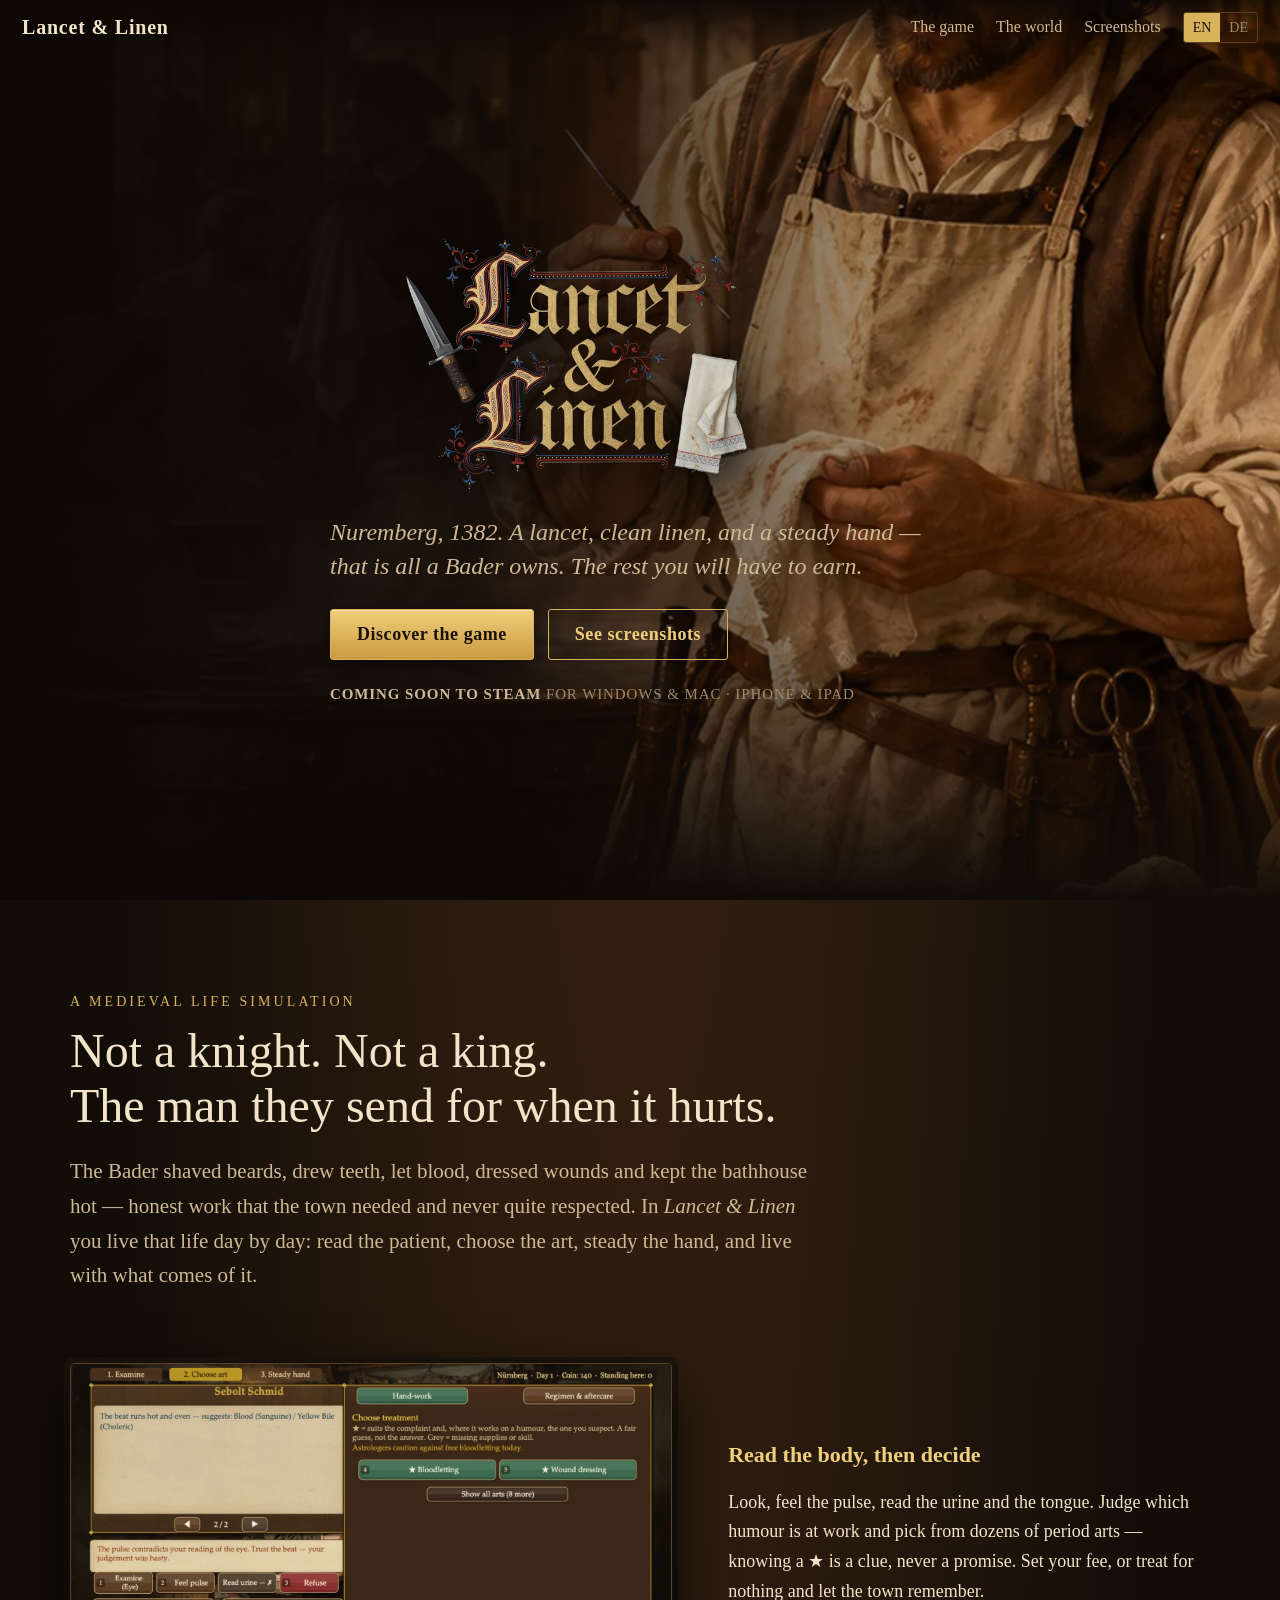
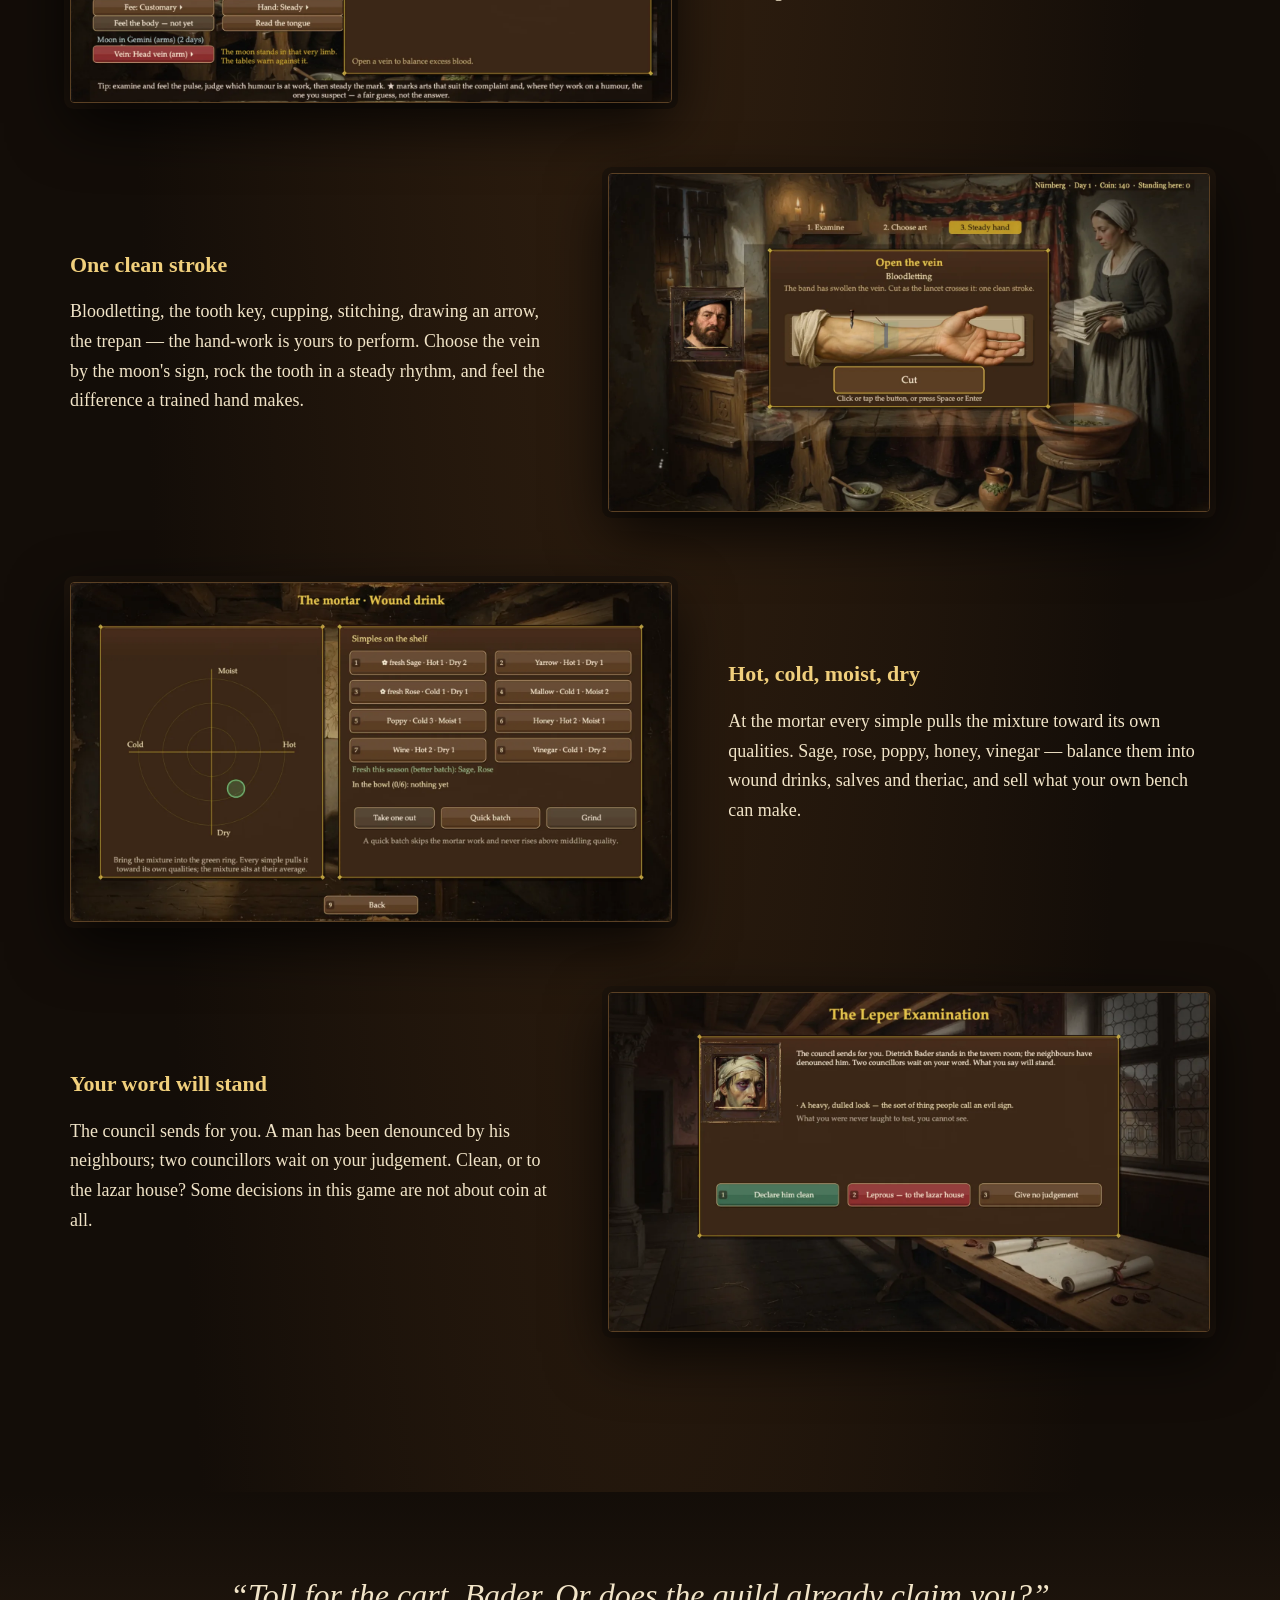
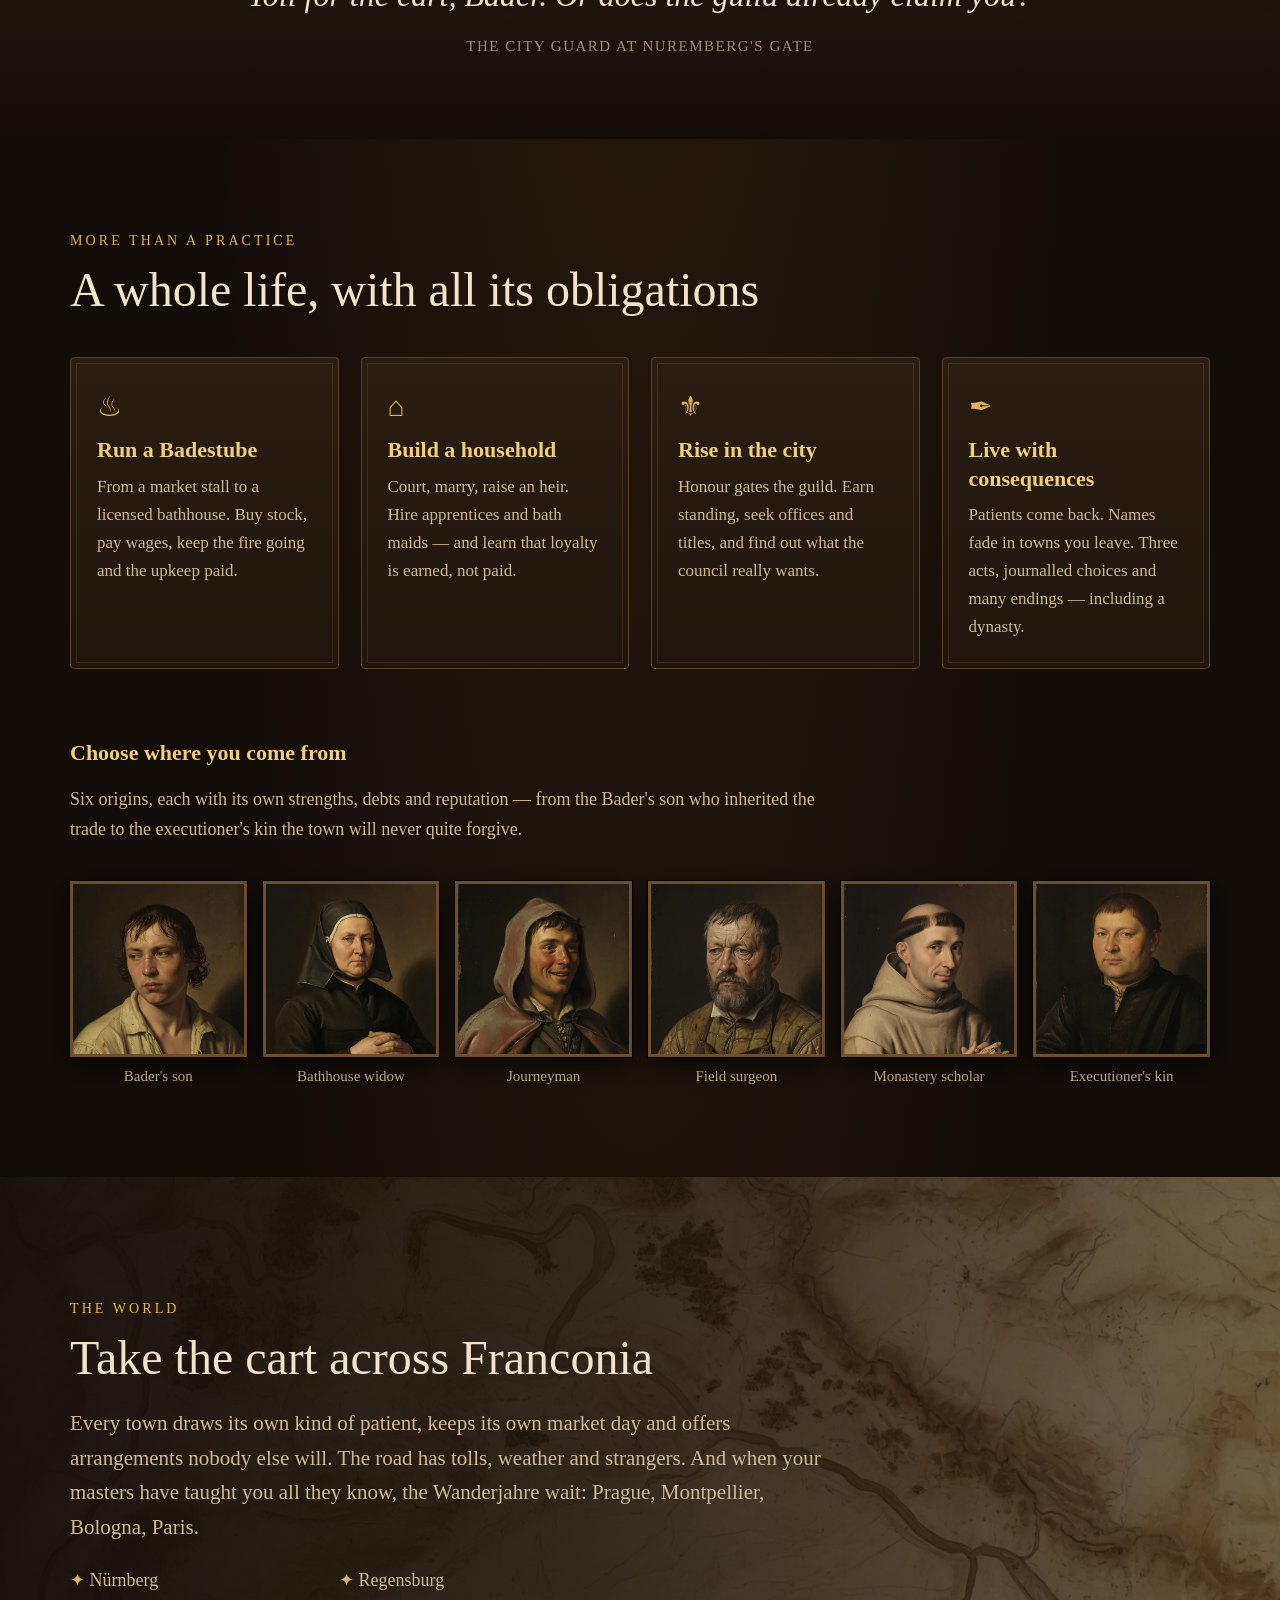
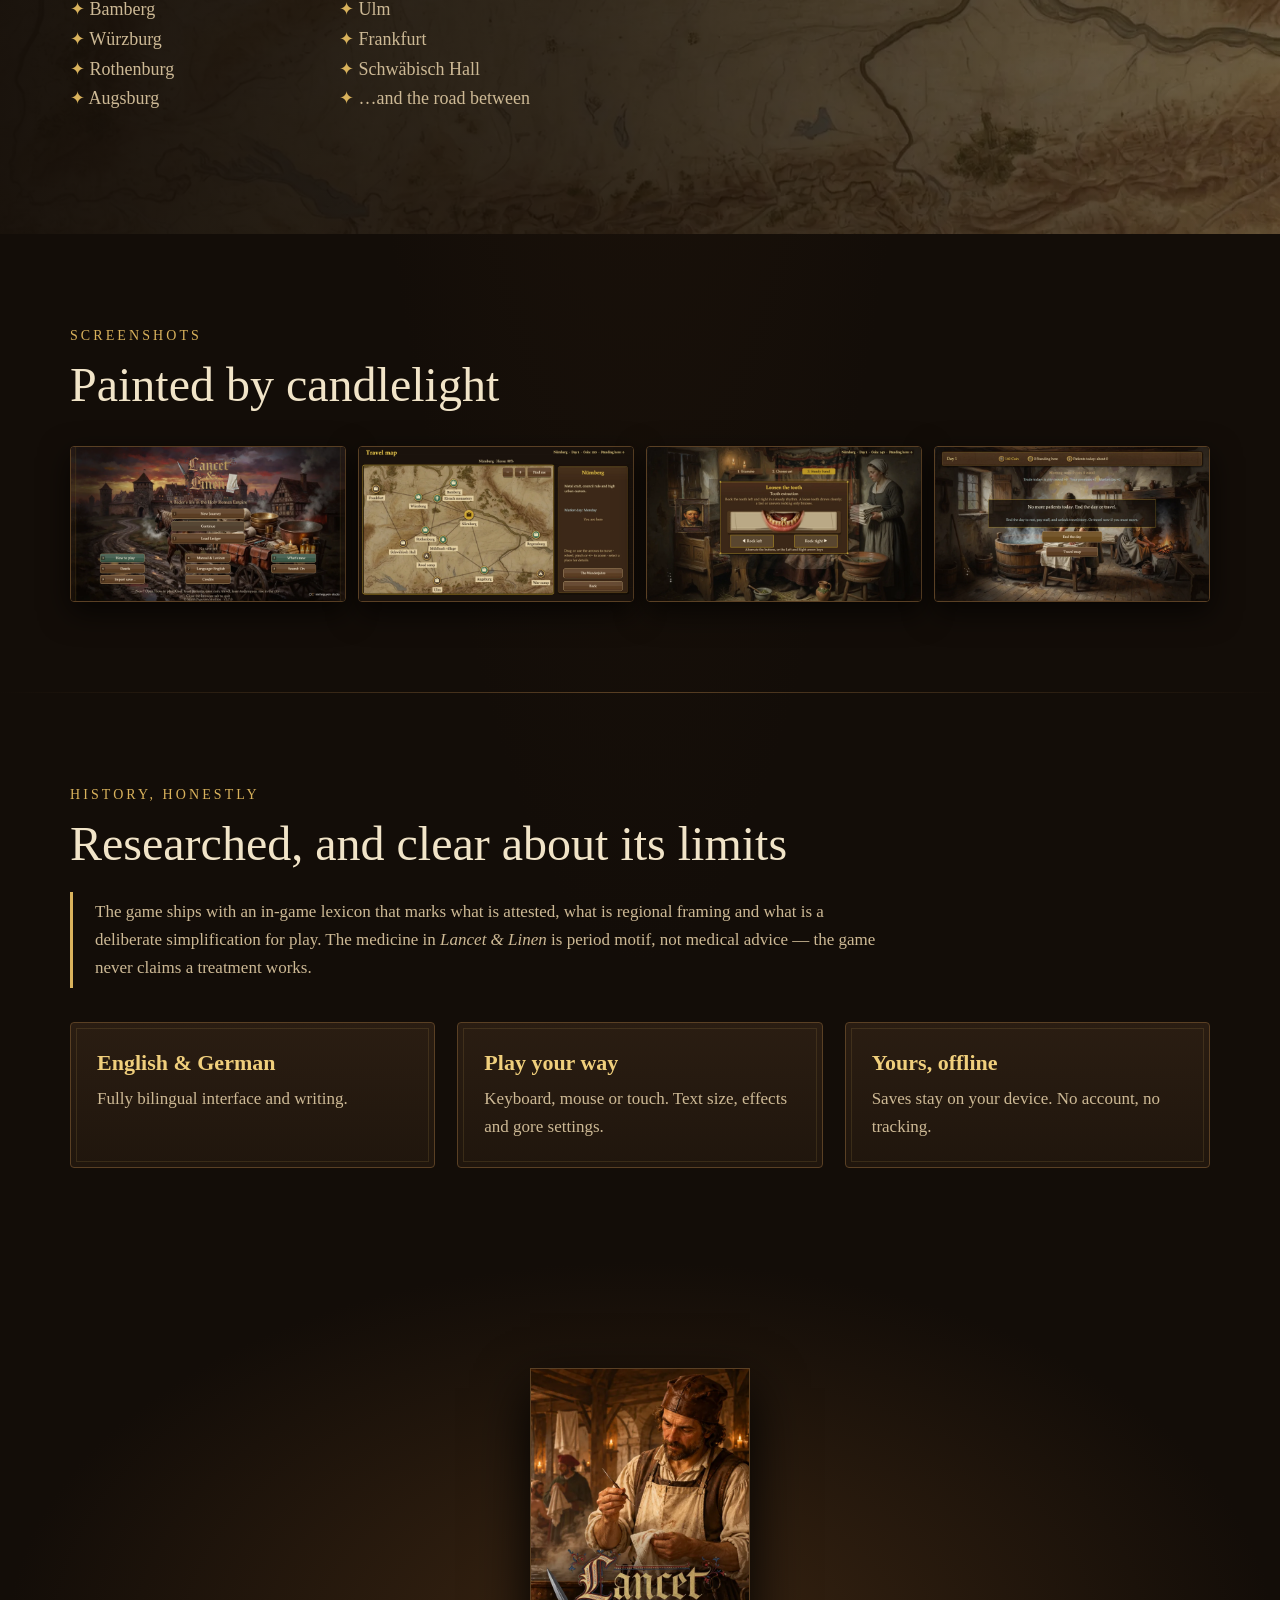
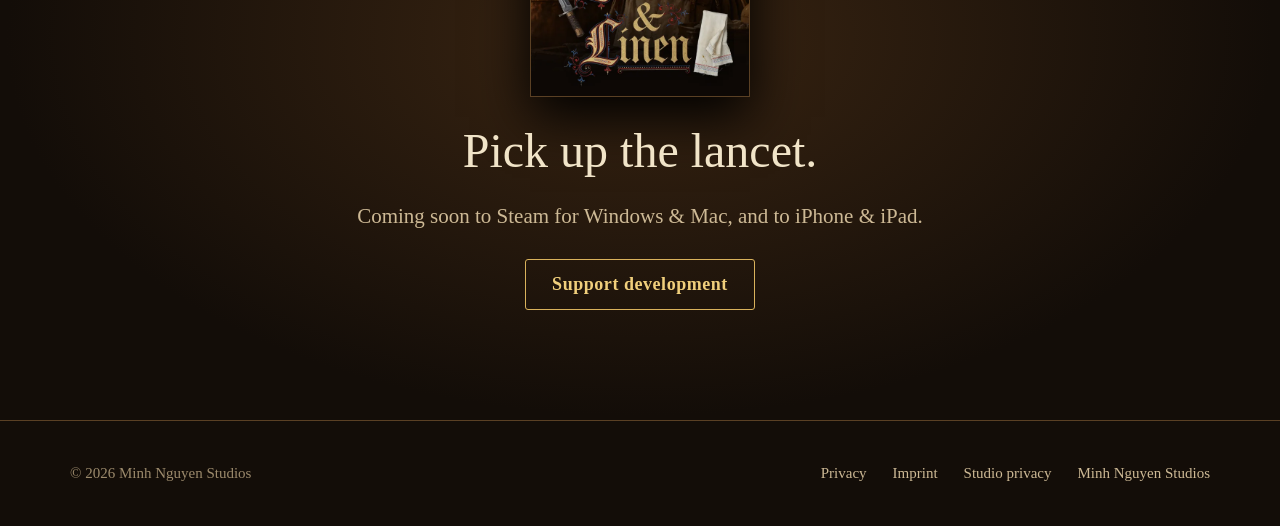
<file: index.html>
<!doctype html>
<html lang="en">
<head>
<meta charset="utf-8">
<meta name="viewport" content="width=device-width,initial-scale=1">
<title>Lancet &amp; Linen — A Bader's life in the Holy Roman Empire</title>
<meta name="description" content="Lancet & Linen is a medieval life and business simulation. Treat patients as a barber-surgeon in 1382, run a bathhouse, travel Franconia, build a household and rise in the city.">
<meta name="theme-color" content="#130d08">
<link rel="canonical" href="https://minh.systems/lancetlinengame/">
<link rel="alternate" hreflang="en" href="https://minh.systems/lancetlinengame/">
<link rel="alternate" hreflang="de" href="https://minh.systems/lancetlinengame/?lang=de">
<meta property="og:type" content="website">
<meta property="og:title" content="Lancet & Linen">
<meta property="og:description" content="A Bader's life in the Holy Roman Empire, 1382. Lancet, linen and a steady hand.">
<meta property="og:image" content="https://minh.systems/lancetlinengame/img/og.jpg">
<meta name="twitter:card" content="summary_large_image">
<link rel="icon" href="favicon.png">
<link rel="apple-touch-icon" href="apple-touch-icon.png">
<link rel="stylesheet" href="style.css">
<script type="application/ld+json">{"@context":"https://schema.org","@type":"VideoGame","name":"Lancet & Linen","alternateName":"Lanzett & Leinen","genre":["Simulation","Strategy"],"gamePlatform":["Windows","macOS","iOS"],"inLanguage":["en","de"],"url":"https://minh.systems/lancetlinengame/","image":"https://minh.systems/lancetlinengame/img/og.jpg","author":{"@type":"Organization","name":"Minh Nguyen Studios"}}</script>
<script>(function(){var q=new URLSearchParams(location.search).get('lang');var s=null;try{s=localStorage.getItem('ll-lang')}catch(e){}var l=q||s||((navigator.language||'en').slice(0,2)==='de'?'de':'en');document.documentElement.lang=l==='de'?'de':'en';})();</script>
</head>
<body>

<nav class="nav" id="nav">
  <a class="brand" href="#top">Lancet &amp; Linen</a>
  <a class="l" href="#game"><span data-l="en">The game</span><span data-l="de">Das Spiel</span></a>
  <a class="l" href="#world"><span data-l="en">The world</span><span data-l="de">Die Welt</span></a>
  <a class="l" href="#gallery"><span data-l="en">Screenshots</span><span data-l="de">Bilder</span></a>
  <div class="lang" role="group" aria-label="Language">
    <button type="button" data-set="en">EN</button><button type="button" data-set="de">DE</button>
  </div>
</nav>

<header class="hero" id="top">
  <div class="bg" role="img" aria-label="A barber-surgeon readies his lancet in a steaming medieval bathhouse"></div>
  <div class="wrap">
    <div class="inner">
      <h1 style="margin:0"><img class="logo" src="img/logo.webp" alt="Lancet &amp; Linen" width="900" height="506"></h1>
      <p class="tag">
        <span data-l="en">Nuremberg, 1382. A lancet, clean linen, and a steady hand — that is all a Bader owns. The rest you will have to earn.</span>
        <span data-l="de">Nürnberg, 1382. Ein Lanzett, sauberes Leinen und eine ruhige Hand — mehr besitzt ein Bader nicht. Alles andere musst du dir verdienen.</span>
      </p>
      <div class="cta">
        <a class="btn" href="#game"><span data-l="en">Discover the game</span><span data-l="de">Das Spiel entdecken</span></a>
        <a class="btn ghost" href="#gallery"><span data-l="en">See screenshots</span><span data-l="de">Bilder ansehen</span></a>
      </div>
      <p class="plat"><span data-l="en"><b>Coming soon to Steam</b> for Windows &amp; Mac · iPhone &amp; iPad</span><span data-l="de"><b>Bald auf Steam</b> für Windows &amp; Mac · iPhone &amp; iPad</span></p>
    </div>
  </div>
</header>

<section id="game">
  <div class="wrap">
    <p class="kicker rv"><span data-l="en">A medieval life simulation</span><span data-l="de">Eine mittelalterliche Lebenssimulation</span></p>
    <h2 class="rv"><span data-l="en">Not a knight. Not a king.<br>The man they send for when it hurts.</span><span data-l="de">Kein Ritter. Kein König.<br>Der, nach dem man ruft, wenn es wehtut.</span></h2>
    <p class="lead rv">
      <span data-l="en">The Bader shaved beards, drew teeth, let blood, dressed wounds and kept the bathhouse hot — honest work that the town needed and never quite respected. In <em>Lancet &amp; Linen</em> you live that life day by day: read the patient, choose the art, steady the hand, and live with what comes of it.</span>
      <span data-l="de">Der Bader schor Bärte, zog Zähne, ließ zur Ader, verband Wunden und hielt die Badestube heiß — ehrliche Arbeit, die die Stadt brauchte und nie ganz achtete. In <em>Lanzett &amp; Leinen</em> lebst du dieses Leben Tag für Tag: den Kranken lesen, die Kunst wählen, die Hand ruhig halten — und mit den Folgen leben.</span>
    </p>

    <div class="row">
      <div class="shot rv"><img src="img/shots/treatment.webp" alt="Examining a patient" loading="lazy" width="1600" height="900"></div>
      <div class="rv">
        <h3><span data-l="en">Read the body, then decide</span><span data-l="de">Erst den Körper lesen, dann entscheiden</span></h3>
        <p><span data-l="en">Look, feel the pulse, read the urine and the tongue. Judge which humour is at work and pick from dozens of period arts — knowing a ★ is a clue, never a promise. Set your fee, or treat for nothing and let the town remember.</span><span data-l="de">Schau hin, fühl den Puls, lies Harn und Zunge. Beurteile, welcher Saft wirkt, und wähle aus Dutzenden zeitgenössischer Künste — ein ★ ist ein Hinweis, kein Versprechen. Nenne deinen Lohn oder hilf umsonst, und die Stadt merkt es sich.</span></p>
      </div>
    </div>

    <div class="row flip">
      <div class="shot rv"><img src="img/shots/vein.webp" alt="The bloodletting procedure" loading="lazy" width="1600" height="900"></div>
      <div class="rv">
        <h3><span data-l="en">One clean stroke</span><span data-l="de">Ein sauberer Schnitt</span></h3>
        <p><span data-l="en">Bloodletting, the tooth key, cupping, stitching, drawing an arrow, the trepan — the hand-work is yours to perform. Choose the vein by the moon's sign, rock the tooth in a steady rhythm, and feel the difference a trained hand makes.</span><span data-l="de">Aderlass, Zahnschlüssel, Schröpfen, Nähen, Pfeilziehen, Trepanation — die Handarbeit führst du selbst aus. Wähle die Ader nach dem Stand des Mondes, wiege den Zahn im ruhigen Takt und spüre, was eine geübte Hand ausmacht.</span></p>
      </div>
    </div>

    <div class="row">
      <div class="shot rv"><img src="img/shots/mortar.webp" alt="Mixing a remedy at the mortar" loading="lazy" width="1600" height="900"></div>
      <div class="rv">
        <h3><span data-l="en">Hot, cold, moist, dry</span><span data-l="de">Warm, kalt, feucht, trocken</span></h3>
        <p><span data-l="en">At the mortar every simple pulls the mixture toward its own qualities. Sage, rose, poppy, honey, vinegar — balance them into wound drinks, salves and theriac, and sell what your own bench can make.</span><span data-l="de">Am Mörser zieht jedes Kraut die Mischung zu seinen eigenen Qualitäten. Salbei, Rose, Mohn, Honig, Essig — bring sie ins Gleichgewicht zu Wundtrank, Salbe und Theriak und verkaufe, was deine eigene Bank hergibt.</span></p>
      </div>
    </div>

    <div class="row flip">
      <div class="shot rv"><img src="img/shots/leper.webp" alt="The leper examination" loading="lazy" width="1600" height="900"></div>
      <div class="rv">
        <h3><span data-l="en">Your word will stand</span><span data-l="de">Dein Wort wird gelten</span></h3>
        <p><span data-l="en">The council sends for you. A man has been denounced by his neighbours; two councillors wait on your judgement. Clean, or to the lazar house? Some decisions in this game are not about coin at all.</span><span data-l="de">Der Rat lässt dich holen. Die Nachbarn haben einen Mann angezeigt; zwei Ratsherren warten auf dein Urteil. Rein — oder ins Siechenhaus? Manche Entscheidungen in diesem Spiel haben mit Münzen nichts zu tun.</span></p>
      </div>
    </div>
  </div>
</section>

<div class="quote">
  <div class="wrap rv">
    <p><span data-l="en">“Toll for the cart, Bader. Or does the guild already claim you?”</span><span data-l="de">„Zoll für den Karren, Bader. Oder hat dich die Zunft schon?“</span></p>
    <cite><span data-l="en">The city guard at Nuremberg's gate</span><span data-l="de">Die Stadtwache am Nürnberger Tor</span></cite>
  </div>
</div>

<section>
  <div class="wrap">
    <p class="kicker rv"><span data-l="en">More than a practice</span><span data-l="de">Mehr als eine Praxis</span></p>
    <h2 class="rv"><span data-l="en">A whole life, with all its obligations</span><span data-l="de">Ein ganzes Leben, mit allen Pflichten</span></h2>
    <div class="pillars">
      <div class="pillar rv"><div class="ic">♨</div><h3><span data-l="en">Run a Badestube</span><span data-l="de">Führe eine Badestube</span></h3><p><span data-l="en">From a market stall to a licensed bathhouse. Buy stock, pay wages, keep the fire going and the upkeep paid.</span><span data-l="de">Vom Marktstand zur zugelassenen Badestube. Ware kaufen, Löhne zahlen, das Feuer am Brennen und die Unterhaltskosten im Griff halten.</span></p></div>
      <div class="pillar rv"><div class="ic">⌂</div><h3><span data-l="en">Build a household</span><span data-l="de">Gründe einen Haushalt</span></h3><p><span data-l="en">Court, marry, raise an heir. Hire apprentices and bath maids — and learn that loyalty is earned, not paid.</span><span data-l="de">Werben, heiraten, einen Erben großziehen. Lehrlinge und Bademägde einstellen — und lernen, dass Treue verdient und nicht bezahlt wird.</span></p></div>
      <div class="pillar rv"><div class="ic">⚜</div><h3><span data-l="en">Rise in the city</span><span data-l="de">Steig in der Stadt auf</span></h3><p><span data-l="en">Honour gates the guild. Earn standing, seek offices and titles, and find out what the council really wants.</span><span data-l="de">Ehre öffnet die Zunft. Gewinne Ansehen, bewirb dich um Ämter und Titel und finde heraus, was der Rat wirklich will.</span></p></div>
      <div class="pillar rv"><div class="ic">✒</div><h3><span data-l="en">Live with consequences</span><span data-l="de">Lebe mit den Folgen</span></h3><p><span data-l="en">Patients come back. Names fade in towns you leave. Three acts, journalled choices and many endings — including a dynasty.</span><span data-l="de">Patienten kommen wieder. Dein Name verblasst in Städten, die du verlässt. Drei Akte, festgehaltene Entscheidungen und viele Enden — bis hin zur Dynastie.</span></p></div>
    </div>

    <h3 class="rv" style="margin-top:70px"><span data-l="en">Choose where you come from</span><span data-l="de">Wähle, woher du kommst</span></h3>
    <p class="rv" style="color:var(--ink-soft);max-width:760px"><span data-l="en">Six origins, each with its own strengths, debts and reputation — from the Bader's son who inherited the trade to the executioner's kin the town will never quite forgive.</span><span data-l="de">Sechs Herkünfte mit eigenen Stärken, Schulden und eigenem Ruf — vom Badersohn, der das Handwerk geerbt hat, bis zur Henkersverwandtschaft, der die Stadt nie ganz verzeiht.</span></p>
    <div class="origins">
      <div class="origin rv"><img src="img/port/bader_son.webp" alt="" loading="lazy"><span data-l="en">Bader's son</span><span data-l="de">Badersohn</span></div>
      <div class="origin rv"><img src="img/port/bath_widow.webp" alt="" loading="lazy"><span data-l="en">Bathhouse widow</span><span data-l="de">Baderwitwe</span></div>
      <div class="origin rv"><img src="img/port/journeyman.webp" alt="" loading="lazy"><span data-l="en">Journeyman</span><span data-l="de">Wandergeselle</span></div>
      <div class="origin rv"><img src="img/port/field_surgeon.webp" alt="" loading="lazy"><span data-l="en">Field surgeon</span><span data-l="de">Feldscher</span></div>
      <div class="origin rv"><img src="img/port/monastery_scholar.webp" alt="" loading="lazy"><span data-l="en">Monastery scholar</span><span data-l="de">Klosterschüler</span></div>
      <div class="origin rv"><img src="img/port/executioner_kin.webp" alt="" loading="lazy"><span data-l="en">Executioner's kin</span><span data-l="de">Henkerssippe</span></div>
    </div>
  </div>
</section>

<div class="band" id="world">
  <div class="wrap rv">
    <p class="kicker"><span data-l="en">The world</span><span data-l="de">Die Welt</span></p>
    <h2><span data-l="en">Take the cart across Franconia</span><span data-l="de">Mit dem Karren durch Franken</span></h2>
    <p class="lead"><span data-l="en">Every town draws its own kind of patient, keeps its own market day and offers arrangements nobody else will. The road has tolls, weather and strangers. And when your masters have taught you all they know, the Wanderjahre wait: Prague, Montpellier, Bologna, Paris.</span><span data-l="de">Jede Stadt zieht ihre eigenen Kranken an, hat ihren eigenen Markttag und bietet Abmachungen, die es sonst nirgends gibt. Die Straße hat Zölle, Wetter und Fremde. Und wenn deine Meister dir alles beigebracht haben, warten die Wanderjahre: Prag, Montpellier, Bologna, Paris.</span></p>
    <ul>
      <li>Nürnberg</li><li>Bamberg</li><li>Würzburg</li><li>Rothenburg</li><li>Augsburg</li><li>Regensburg</li><li>Ulm</li><li>Frankfurt</li><li>Schwäbisch Hall</li><li><span data-l="en">…and the road between</span><span data-l="de">…und die Straße dazwischen</span></li>
    </ul>
  </div>
</div>

<section id="gallery">
  <div class="wrap">
    <p class="kicker rv"><span data-l="en">Screenshots</span><span data-l="de">Bilder aus dem Spiel</span></p>
    <h2 class="rv"><span data-l="en">Painted by candlelight</span><span data-l="de">Bei Kerzenlicht gemalt</span></h2>
    <div class="gallery">
      <div class="shot rv"><img src="img/shots/menu.webp" alt="Title screen" loading="lazy"></div>
      <div class="shot rv"><img src="img/shots/map.webp" alt="Travel map" loading="lazy"></div>
      <div class="shot rv"><img src="img/shots/tooth.webp" alt="Tooth extraction" loading="lazy"></div>
      <div class="shot rv"><img src="img/shots/bath.webp" alt="The bathhouse" loading="lazy"></div>
    </div>
  </div>
</section>

<hr class="rule">

<section>
  <div class="wrap">
    <p class="kicker rv"><span data-l="en">History, honestly</span><span data-l="de">Geschichte, ehrlich erzählt</span></p>
    <h2 class="rv"><span data-l="en">Researched, and clear about its limits</span><span data-l="de">Recherchiert — und offen über die Grenzen</span></h2>
    <p class="note rv"><span data-l="en">The game ships with an in-game lexicon that marks what is attested, what is regional framing and what is a deliberate simplification for play. The medicine in <em>Lancet &amp; Linen</em> is period motif, not medical advice — the game never claims a treatment works.</span><span data-l="de">Im Spiel steckt ein Lexikon, das kennzeichnet, was belegt ist, was regionale Einordnung und was bewusste Vereinfachung fürs Spiel. Die Medizin in <em>Lanzett &amp; Leinen</em> ist zeitgenössisches Motiv, kein ärztlicher Rat — das Spiel behauptet nie, dass eine Behandlung wirkt.</span></p>
    <div class="pillars" style="margin-top:34px">
      <div class="pillar rv"><h3><span data-l="en">English &amp; German</span><span data-l="de">Deutsch &amp; Englisch</span></h3><p><span data-l="en">Fully bilingual interface and writing.</span><span data-l="de">Oberfläche und Texte komplett zweisprachig.</span></p></div>
      <div class="pillar rv"><h3><span data-l="en">Play your way</span><span data-l="de">Spiel, wie du willst</span></h3><p><span data-l="en">Keyboard, mouse or touch. Text size, effects and gore settings.</span><span data-l="de">Tastatur, Maus oder Touch. Einstellbare Textgröße, Effekte und Blutdarstellung.</span></p></div>
      <div class="pillar rv"><h3><span data-l="en">Yours, offline</span><span data-l="de">Deins, offline</span></h3><p><span data-l="en">Saves stay on your device. No account, no tracking.</span><span data-l="de">Spielstände bleiben auf deinem Gerät. Kein Konto, kein Tracking.</span></p></div>
    </div>
  </div>
</section>

<section class="final">
  <div class="wrap rv">
    <img src="img/capsule.webp" alt="Lancet &amp; Linen" width="600" height="900" loading="lazy">
    <h2><span data-l="en">Pick up the lancet.</span><span data-l="de">Nimm das Lanzett.</span></h2>
    <p class="lead" style="margin:0 auto"><span data-l="en">Coming soon to Steam for Windows &amp; Mac, and to iPhone &amp; iPad.</span><span data-l="de">Bald auf Steam für Windows &amp; Mac sowie für iPhone &amp; iPad.</span></p>
    <div class="cta">
      <a class="btn ghost" href="https://www.paypal.com/donate/?business=mip%40gmx.biz&amp;currency_code=EUR"><span data-l="en">Support development</span><span data-l="de">Entwicklung unterstützen</span></a>
    </div>
  </div>
</section>

<footer>
  <div class="wrap">
    <span class="sp">© 2026 Minh Nguyen Studios</span>
    <a href="privacy.html"><span data-l="en">Privacy</span><span data-l="de">Datenschutz</span></a>
    <a href="https://minh.systems/impressum/"><span data-l="en">Imprint</span><span data-l="de">Impressum</span></a>
    <a href="https://minh.systems/datenschutz/"><span data-l="en">Studio privacy</span><span data-l="de">Datenschutz Studio</span></a>
    <a href="https://minh.systems/">Minh Nguyen Studios</a>
  </div>
</footer>

<div class="lb" id="lb"><img alt=""></div>
<script src="site.js"></script>
</body>
</html>
</file>
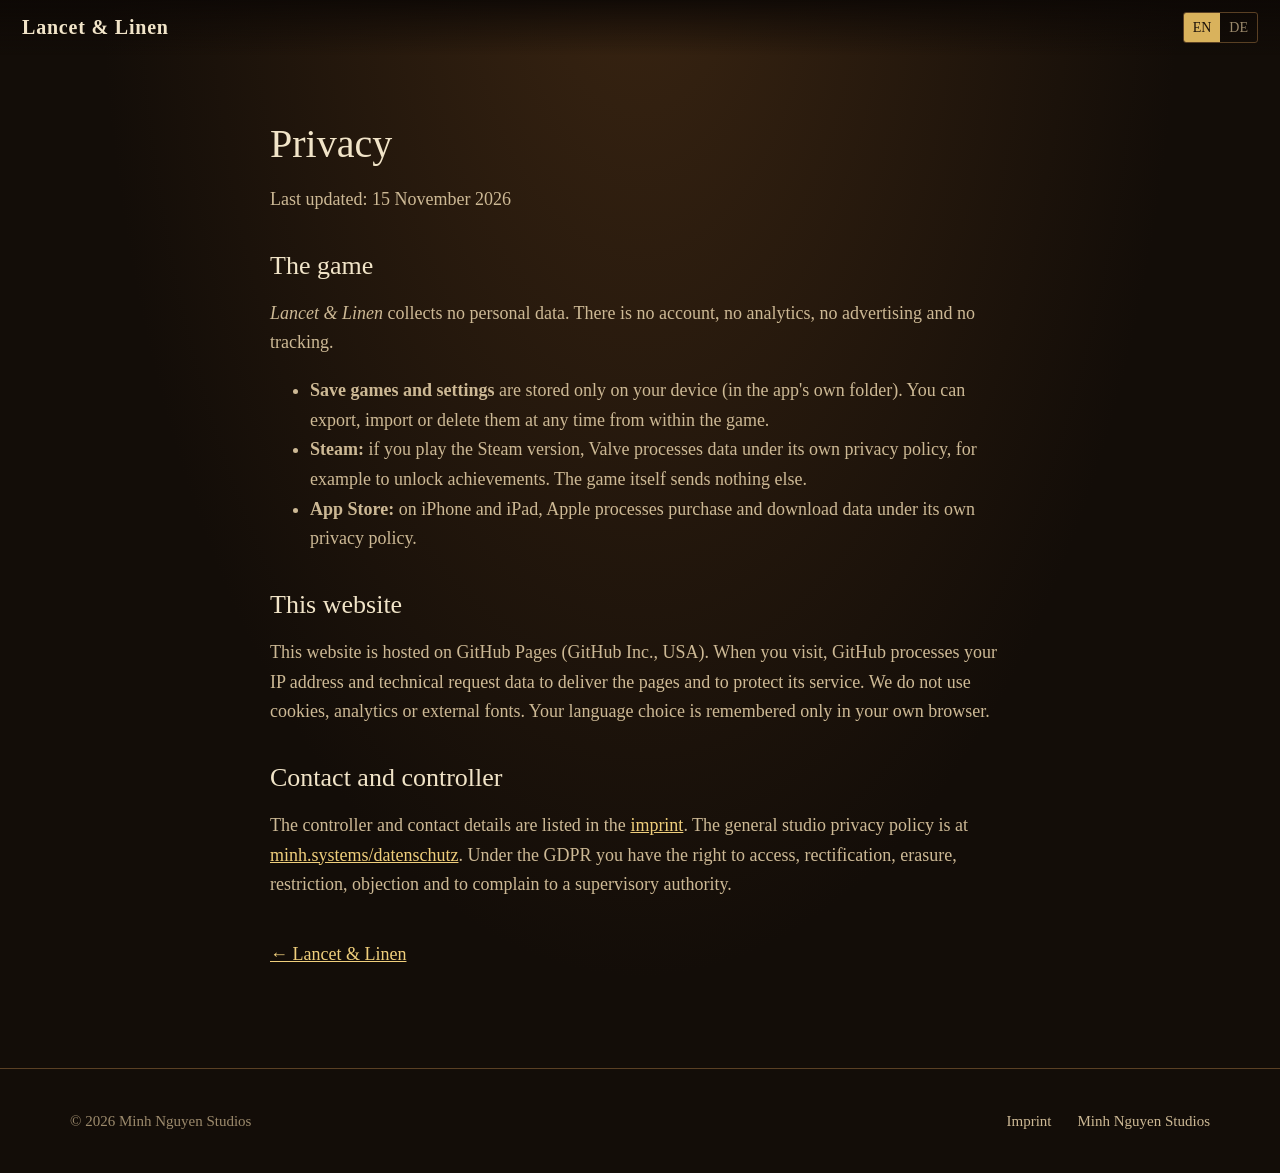
<file: privacy.html>
<!doctype html>
<html lang="en">
<head>
<meta charset="utf-8">
<meta name="viewport" content="width=device-width,initial-scale=1">
<title>Privacy — Lancet &amp; Linen</title>
<meta name="description" content="Privacy policy for the game Lancet & Linen and this website.">
<meta name="theme-color" content="#130d08">
<link rel="icon" href="favicon.png">
<link rel="stylesheet" href="style.css">
<script>(function(){var q=new URLSearchParams(location.search).get('lang');var s=null;try{s=localStorage.getItem('ll-lang')}catch(e){}var l=q||s||((navigator.language||'en').slice(0,2)==='de'?'de':'en');document.documentElement.lang=l==='de'?'de':'en';})();</script>
</head>
<body>
<nav class="nav solid" id="nav">
  <a class="brand" href="./">Lancet &amp; Linen</a>
  <div class="lang" role="group" aria-label="Language"><button type="button" data-set="en">EN</button><button type="button" data-set="de">DE</button></div>
</nav>

<main class="doc">
<div data-l="en">
  <h1>Privacy</h1>
  <p>Last updated: 15 November 2026</p>
  <h2>The game</h2>
  <p><em>Lancet &amp; Linen</em> collects no personal data. There is no account, no analytics, no advertising and no tracking.</p>
  <ul>
    <li><strong>Save games and settings</strong> are stored only on your device (in the app's own folder). You can export, import or delete them at any time from within the game.</li>
    <li><strong>Steam:</strong> if you play the Steam version, Valve processes data under its own privacy policy, for example to unlock achievements. The game itself sends nothing else.</li>
    <li><strong>App Store:</strong> on iPhone and iPad, Apple processes purchase and download data under its own privacy policy.</li>
  </ul>
  <h2>This website</h2>
  <p>This website is hosted on GitHub Pages (GitHub Inc., USA). When you visit, GitHub processes your IP address and technical request data to deliver the pages and to protect its service. We do not use cookies, analytics or external fonts. Your language choice is remembered only in your own browser.</p>
  <h2>Contact and controller</h2>
  <p>The controller and contact details are listed in the <a href="https://minh.systems/impressum/">imprint</a>. The general studio privacy policy is at <a href="https://minh.systems/datenschutz/">minh.systems/datenschutz</a>. Under the GDPR you have the right to access, rectification, erasure, restriction, objection and to complain to a supervisory authority.</p>
</div>

<div data-l="de">
  <h1>Datenschutz</h1>
  <p>Stand: 15. November 2026</p>
  <h2>Das Spiel</h2>
  <p><em>Lanzett &amp; Leinen</em> erhebt keine personenbezogenen Daten. Es gibt kein Konto, keine Analyse, keine Werbung und kein Tracking.</p>
  <ul>
    <li><strong>Spielstände und Einstellungen</strong> werden nur auf deinem Gerät gespeichert (im eigenen Ordner der App). Du kannst sie im Spiel jederzeit exportieren, importieren oder löschen.</li>
    <li><strong>Steam:</strong> Spielst du die Steam-Version, verarbeitet Valve Daten nach seiner eigenen Datenschutzerklärung, etwa für Errungenschaften. Das Spiel selbst sendet nichts weiter.</li>
    <li><strong>App Store:</strong> Auf iPhone und iPad verarbeitet Apple Kauf- und Downloaddaten nach seiner eigenen Datenschutzerklärung.</li>
  </ul>
  <h2>Diese Website</h2>
  <p>Diese Website wird über GitHub Pages (GitHub Inc., USA) bereitgestellt. Beim Aufruf verarbeitet GitHub deine IP-Adresse und technische Verbindungsdaten, um die Seiten auszuliefern und den Dienst zu schützen (Art. 6 Abs. 1 lit. f DSGVO). Wir setzen keine Cookies, keine Analysewerkzeuge und keine externen Schriften ein. Deine Sprachwahl wird nur in deinem eigenen Browser gespeichert.</p>
  <h2>Verantwortlicher und Kontakt</h2>
  <p>Verantwortlicher und Kontaktdaten stehen im <a href="https://minh.systems/impressum/">Impressum</a>. Die allgemeine Datenschutzerklärung des Studios findest du unter <a href="https://minh.systems/datenschutz/">minh.systems/datenschutz</a>. Du hast nach der DSGVO das Recht auf Auskunft, Berichtigung, Löschung, Einschränkung, Widerspruch und Beschwerde bei einer Aufsichtsbehörde.</p>
</div>
<p style="margin-top:40px"><a href="./">← Lancet &amp; Linen</a></p>
</main>

<footer>
  <div class="wrap">
    <span class="sp">© 2026 Minh Nguyen Studios</span>
    <a href="https://minh.systems/impressum/"><span data-l="en">Imprint</span><span data-l="de">Impressum</span></a>
    <a href="https://minh.systems/">Minh Nguyen Studios</a>
  </div>
</footer>
<script src="site.js"></script>
</body>
</html>
</file>
<file: style.css>
:root{
  --ink:#f1e4c8; --ink-soft:#cdb995; --ink-dim:#9c8a6c;
  --bg:#130d08; --bg2:#1d140c; --panel:#2a1d12; --line:#5a4024;
  --gold:#d9b25c; --gold-hi:#f0cf7c; --blood:#8e2b22; --sea:#a8c0c4;
  --serif:"Iowan Old Style","Palatino Linotype",Palatino,"Book Antiqua",Georgia,serif;
  --display:"Iowan Old Style",Palatino,"Palatino Linotype",Georgia,serif;
}
*{box-sizing:border-box}
html{scroll-behavior:smooth}
body{margin:0;background:var(--bg);color:var(--ink);font:18px/1.65 var(--serif);
  background-image:radial-gradient(ellipse at 50% -10%,#3a2512 0,transparent 60%);}
img{max-width:100%;height:auto;display:block}
a{color:var(--gold-hi)}
a:hover{color:#fff}
.wrap{max-width:1180px;margin:0 auto;padding:0 20px}

/* language */
html[lang="de"] [data-l="en"], html[lang="en"] [data-l="de"]{display:none!important}

/* nav */
.nav{position:fixed;inset:0 0 auto;z-index:20;display:flex;align-items:center;gap:22px;
  padding:12px 22px;background:linear-gradient(#0d0805e6,#0d080500);transition:background .3s}
.nav.solid{background:#0d0805f2;box-shadow:0 1px 0 var(--line)}
.nav .brand{font:600 20px var(--display);color:var(--ink);text-decoration:none;letter-spacing:.04em;margin-right:auto}
.nav a.l{color:var(--ink-soft);text-decoration:none;font-size:16px}
.nav a.l:hover{color:var(--gold-hi)}
.lang{display:flex;border:1px solid var(--line);border-radius:3px;overflow:hidden}
.lang button{all:unset;cursor:pointer;padding:3px 9px;font-size:14px;color:var(--ink-dim)}
.lang button[aria-pressed="true"]{background:var(--gold);color:#1a1009}
@media(max-width:760px){.nav a.l{display:none}}

/* hero */
.hero{position:relative;min-height:100vh;min-height:100svh;display:flex;align-items:center;overflow:hidden}
.hero .bg{position:absolute;inset:0;background:url(img/hero.webp) 85% 30%/cover no-repeat;transform:scale(1.04);animation:drift 30s ease-in-out infinite alternate}
.hero:after{content:"";position:absolute;inset:0;background:
  linear-gradient(90deg,#0d0805 0,#0d0805e6 38%,#0d080566 66%,#0d080520),
  linear-gradient(0deg,var(--bg) 0,transparent 30%)}
@keyframes drift{to{transform:scale(1.1) translateX(-1.5%)}}
@media(prefers-reduced-motion:reduce){.hero .bg{animation:none}}
.hero .inner{position:relative;z-index:2;max-width:620px;padding:110px 0 70px}
.hero .logo{width:min(520px,100%);margin:0 0 6px -14px;filter:drop-shadow(0 6px 24px #000)}
.tag{font:italic 24px/1.4 var(--display);color:var(--ink-soft);margin:0 0 26px}
.cta{display:flex;flex-wrap:wrap;gap:14px;align-items:center}
.btn{display:inline-block;padding:14px 26px;border:1px solid var(--gold);color:#1a1009;background:linear-gradient(#f0cf7c,#c99a3e);
  text-decoration:none;font:600 18px var(--display);letter-spacing:.03em;border-radius:3px;box-shadow:0 4px 20px #0008,inset 0 1px #fff6}
.btn:hover{color:#000;filter:brightness(1.08)}
.btn.ghost{background:transparent;color:var(--gold-hi);box-shadow:none}
.btn.ghost:hover{background:#d9b25c22;color:#fff}
.plat{margin-top:22px;color:var(--ink-dim);font-size:15px;letter-spacing:.06em;text-transform:uppercase}
.plat b{color:var(--ink-soft);font-weight:600}

/* sections */
section{padding:90px 0}
.kicker{font-size:14px;letter-spacing:.22em;text-transform:uppercase;color:var(--gold);margin:0 0 10px}
h2{font:500 clamp(30px,4.4vw,48px)/1.15 var(--display);margin:0 0 20px;color:var(--ink)}
h3{font:600 22px/1.3 var(--display);margin:0 0 8px;color:var(--gold-hi)}
.lead{font-size:21px;color:var(--ink-soft);max-width:760px}
.rule{height:1px;border:0;background:linear-gradient(90deg,transparent,var(--line),transparent);margin:0}

.quote{position:relative;padding:80px 0;text-align:center;background:linear-gradient(#130d08,#1d140c 50%,#130d08)}
.quote p{font:italic clamp(22px,3vw,32px)/1.45 var(--display);max-width:860px;margin:0 auto;color:var(--ink)}
.quote cite{display:block;margin-top:16px;font-style:normal;color:var(--ink-dim);font-size:15px;letter-spacing:.1em;text-transform:uppercase}

/* feature rows */
.row{display:grid;grid-template-columns:1.25fr 1fr;gap:56px;align-items:center;margin:70px 0}
.row.flip{grid-template-columns:1fr 1.25fr}
.row.flip .shot{order:2}
.shot{border:1px solid var(--line);border-radius:4px;overflow:hidden;box-shadow:0 20px 60px #000c,0 0 0 6px #1d140c;cursor:zoom-in;background:#000}
.shot img{transition:transform .6s}
.shot:hover img{transform:scale(1.025)}
@media(max-width:860px){.row,.row.flip{grid-template-columns:1fr;gap:24px;margin:50px 0}.row.flip .shot{order:0}}

/* pillars */
.pillars{display:grid;grid-template-columns:repeat(auto-fit,minmax(240px,1fr));gap:22px;margin-top:40px}
.pillar{background:linear-gradient(#2a1d12,#20160d);border:1px solid var(--line);padding:26px;border-radius:4px;position:relative}
.pillar:before{content:"";position:absolute;inset:5px;border:1px solid #d9b25c22;pointer-events:none}
.pillar .ic{font-size:28px;color:var(--gold);margin-bottom:6px}
.pillar p{margin:0;color:var(--ink-soft);font-size:17px}

/* origins */
.origins{display:grid;grid-template-columns:repeat(6,1fr);gap:16px;margin-top:36px}
.origin{text-align:center}
.origin img{border:3px solid #6d4c26;outline:1px solid #000;box-shadow:0 8px 24px #000a;aspect-ratio:1;object-fit:cover;width:100%;filter:sepia(.15)}
.origin span{display:block;margin-top:10px;font-size:15px;color:var(--ink-soft);line-height:1.3}
@media(max-width:860px){.origins{grid-template-columns:repeat(3,1fr)}}

/* map band */
.band{position:relative;padding:120px 0;background:url(img/map_bg_expanded.webp) center/cover}
.band:before{content:"";position:absolute;inset:0;background:linear-gradient(90deg,#130d08f2 0,#130d08cc 45%,#130d0866)}
.band .wrap{position:relative}
.band ul{list-style:none;padding:0;margin:20px 0 0;columns:2;max-width:520px;color:var(--ink-soft)}
.band li:before{content:"✦ ";color:var(--gold)}

/* gallery */
.gallery{display:grid;grid-template-columns:repeat(4,1fr);gap:12px;margin-top:34px}
.gallery .shot{box-shadow:0 10px 30px #000a}
@media(max-width:860px){.gallery{grid-template-columns:repeat(2,1fr)}}

/* history note */
.note{border-left:3px solid var(--gold);padding:6px 0 6px 22px;color:var(--ink-soft);max-width:820px;font-size:17px}

/* final cta */
.final{text-align:center;padding:110px 0;background:radial-gradient(ellipse at center,#3a2512 0,var(--bg) 70%)}
.final .cta{justify-content:center;margin-top:26px}
.final img{width:min(220px,50%);margin:0 auto 26px;box-shadow:0 20px 50px #000;border:1px solid var(--line)}

footer{padding:40px 0;border-top:1px solid var(--line);color:var(--ink-dim);font-size:15px}
footer .wrap{display:flex;flex-wrap:wrap;gap:12px 26px;align-items:center}
footer a{color:var(--ink-soft);text-decoration:none}
footer a:hover{color:var(--gold-hi)}
footer .sp{margin-right:auto}

/* lightbox */
.lb{position:fixed;inset:0;background:#000e;z-index:50;display:none;align-items:center;justify-content:center;padding:20px;cursor:zoom-out}
.lb.open{display:flex}
.lb img{max-height:92vh;border:1px solid var(--line)}

/* reveal */
.rv{opacity:0;transform:translateY(24px);transition:opacity .8s,transform .8s}
.rv.in{opacity:1;transform:none}
@media(prefers-reduced-motion:reduce){.rv{opacity:1;transform:none}}

/* legal pages */
.doc{max-width:780px;margin:0 auto;padding:120px 20px 80px}
.doc h1{font:500 40px var(--display);margin:0 0 10px}
.doc h2{font-size:26px;margin:36px 0 10px}
.doc p,.doc li{color:var(--ink-soft)}
</file>
